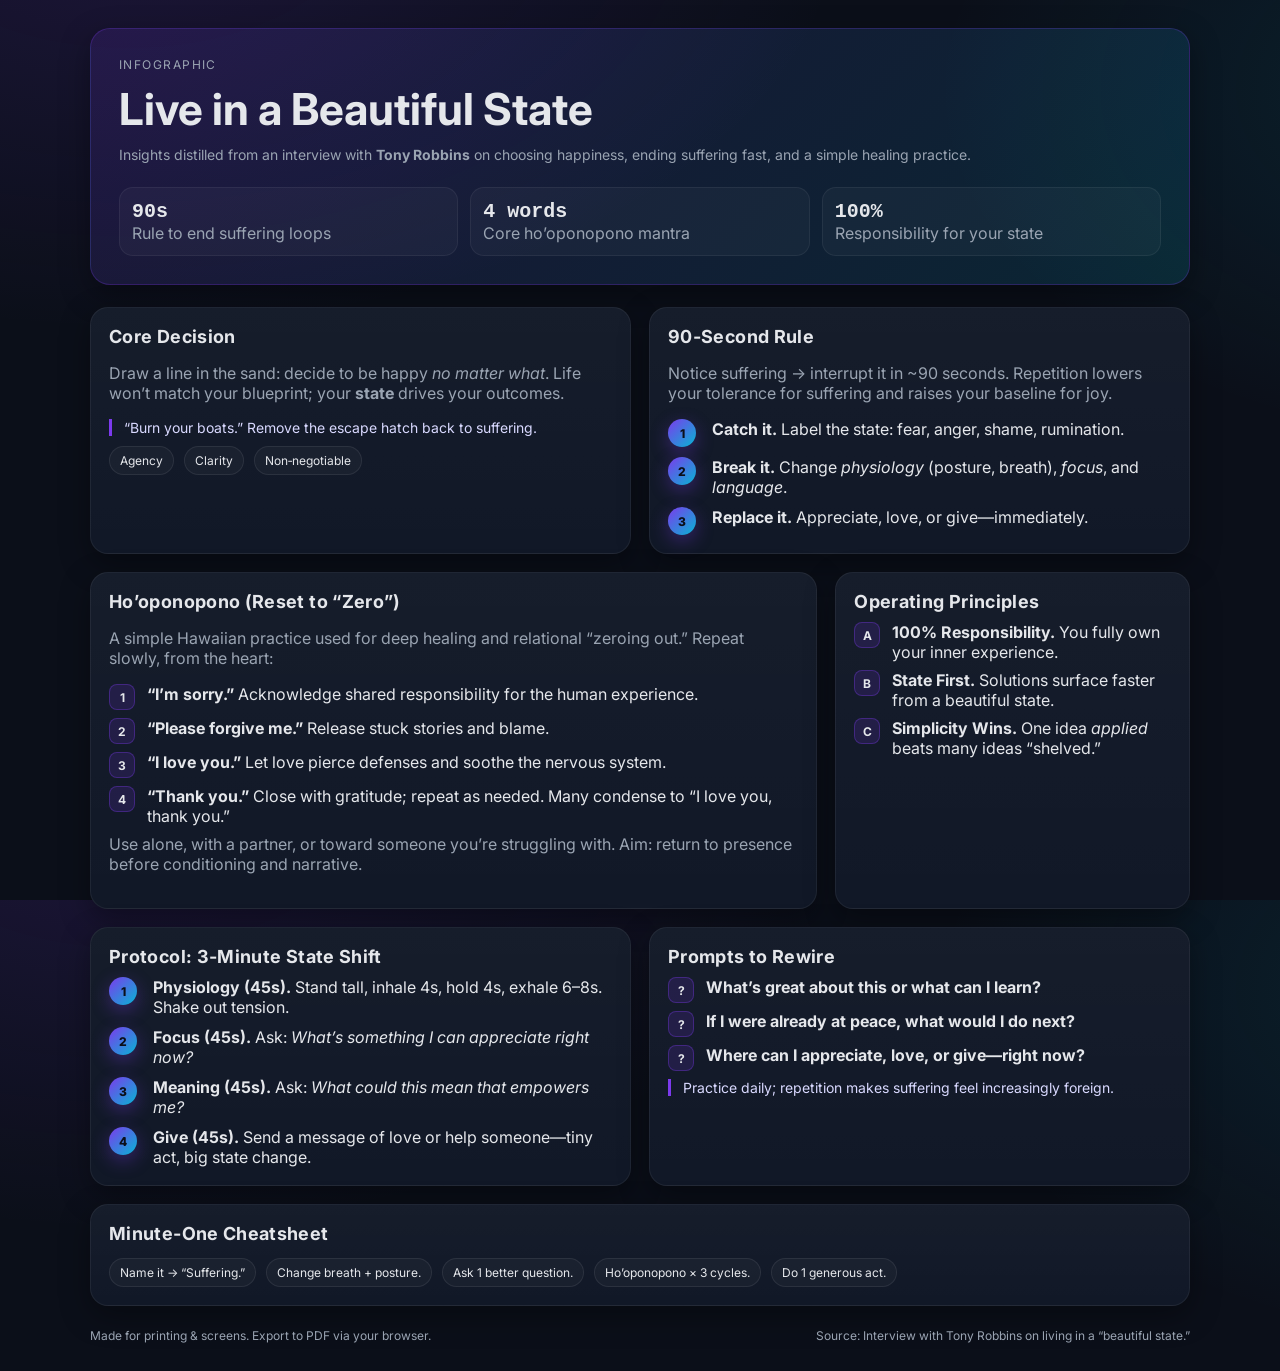
<file: tony-robbins-state/index.html>
<!DOCTYPE html>
<html lang="en">
<head>
  <meta charset="utf-8" />
  <meta name="viewport" content="width=device-width, initial-scale=1" />
  <title>Live in a Beautiful State — Infographic</title>
  <link href="https://fonts.googleapis.com/css2?family=Inter:wght@300;400;600;800&display=swap" rel="stylesheet">
  <style>
    :root {
      --bg: #0b0f19;
      --card: #111827;
      --muted: #9aa4b2;
      --text: #e5e7eb;
      --accent: #7c3aed;
      --accent-2: #06b6d4;
      --ok: #10b981;
      --warn: #f59e0b;
      --bad: #ef4444;
      --ring: rgba(124,58,237,.35);
      --shadow: 0 10px 30px rgba(0,0,0,.35);
    }
    html, body { height: 100%; }
    body {
      margin: 0; font-family: Inter, system-ui, -apple-system, Segoe UI, Roboto, "Helvetica Neue", Arial, "Noto Sans", "Apple Color Emoji", "Segoe UI Emoji";
      background: radial-gradient(1200px 700px at 10% -10%, rgba(124,58,237,.15), transparent 60%),
                  radial-gradient(1000px 600px at 120% 10%, rgba(6,182,212,.12), transparent 60%),
                  var(--bg);
      color: var(--text);
    }
    .wrap { max-width: 1100px; margin: 0 auto; padding: 28px; }
    .title {
      display: grid; gap: 14px; padding: 28px; border-radius: 20px;
      background: linear-gradient(135deg, rgba(124,58,237,.14), rgba(6,182,212,.14));
      box-shadow: var(--shadow);
      border: 1px solid rgba(124,58,237,.25);
    }
    .eyebrow { text-transform: uppercase; letter-spacing: .12em; font-size: 12px; color: var(--muted); }
    h1 { margin: 0; font-size: clamp(28px, 6vw, 44px); line-height: 1.05; }
    .subtitle { color: var(--muted); font-size: 14px; }
    .grid { display: grid; gap: 18px; grid-template-columns: repeat(12, 1fr); margin-top: 22px; }
    .card {
      grid-column: span 12;
      background: linear-gradient(180deg, rgba(255,255,255,.02), transparent), var(--card);
      border: 1px solid rgba(255,255,255,.06);
      border-radius: 18px; padding: 18px; box-shadow: var(--shadow);
    }
    @media (min-width: 800px) {
      .span-4 { grid-column: span 4; }
      .span-6 { grid-column: span 6; }
      .span-8 { grid-column: span 8; }
    }
    .card h2 { margin: 0 0 10px 0; font-size: 18px; letter-spacing: .02em; }
    .muted { color: var(--muted); }
    .kpis { display: grid; grid-template-columns: repeat(auto-fit, minmax(140px, 1fr)); gap: 12px; margin-top: 10px; }
    .kpi { background: rgba(255,255,255,.03); border: 1px solid rgba(255,255,255,.06); padding: 12px; border-radius: 14px; min-width: 0; }
    .kpi .muted { overflow-wrap: anywhere; }
    .kpi b { font-size: 20px; display: block; }

    .list { display: grid; gap: 8px; margin: 10px 0 0; }
    .li { display: grid; grid-template-columns: 28px 1fr; gap: 10px; align-items: start; }
    .badge { height: 24px; width: 24px; border-radius: 8px; display: grid; place-items: center; font-size: 12px; font-weight: 700; background: rgba(124,58,237,.15); border: 1px solid rgba(124,58,237,.35); }

    .pill { display:inline-block; padding: 6px 10px; border-radius: 999px; font-size: 12px; border: 1px solid rgba(255,255,255,.08); background: rgba(255,255,255,.03); margin: 4px 6px 0 0; }

    .quote { font-size: 14px; border-left: 3px solid var(--accent); padding-left: 12px; margin: 8px 0 0; color: #d9d9ff; }

    .flow { display: grid; gap: 10px; margin-top: 6px; }
    .step { display: grid; grid-template-columns: 34px 1fr; gap: 10px; align-items: start; }
    .step .num { height: 28px; width: 28px; border-radius: 50%; display:grid; place-items:center; font-weight: 800; font-size: 12px; color:#0b0f19; background: linear-gradient(135deg, var(--accent), var(--accent-2)); box-shadow: 0 6px 18px var(--ring); }

    .tagbar { margin-top: 6px; }

    .footer { margin-top: 22px; font-size: 12px; color: var(--muted); display:flex; justify-content: space-between; gap: 10px; flex-wrap: wrap; }
    .mono { font-family: ui-monospace, SFMono-Regular, Menlo, Monaco, Consolas, "Liberation Mono", "Courier New", monospace; }

    /* Print */
    @media print { body { background: #fff; color: #111; } .title, .card { box-shadow: none; } .title { border: 1px solid #ddd; } .card { border: 1px solid #eee; } }
  </style>
</head>
<body>
  <div class="wrap">
    <header class="title">
      <div class="eyebrow">Infographic</div>
      <h1>Live in a Beautiful State</h1>
      <div class="subtitle">Insights distilled from an interview with <strong>Tony Robbins</strong> on choosing happiness, ending suffering fast, and a simple healing practice.</div>
      <div class="kpis">
        <div class="kpi"><b class="mono">90s</b><div class="muted">Rule to end suffering loops</div></div>
        <div class="kpi"><b class="mono">4 words</b><div class="muted">Core ho’oponopono mantra</div></div>
        <div class="kpi"><b class="mono">100%</b><div class="muted">Responsibility for your state</div></div>
      </div>
    </header>

    <section class="grid">
      <article class="card span-6">
        <h2>Core Decision</h2>
        <p class="muted">Draw a line in the sand: decide to be happy <em>no matter what</em>. Life won’t match your blueprint; your <strong>state</strong> drives your outcomes.</p>
        <p class="quote">“Burn your boats.” Remove the escape hatch back to suffering.</p>
        <div class="tagbar">
          <span class="pill">Agency</span>
          <span class="pill">Clarity</span>
          <span class="pill">Non‑negotiable</span>
        </div>
      </article>

      <article class="card span-6">
        <h2>90‑Second Rule</h2>
        <p class="muted">Notice suffering → interrupt it in ~90 seconds. Repetition lowers your tolerance for suffering and raises your baseline for joy.</p>
        <div class="flow">
          <div class="step"><div class="num">1</div><div><strong>Catch it.</strong> Label the state: fear, anger, shame, rumination.</div></div>
          <div class="step"><div class="num">2</div><div><strong>Break it.</strong> Change <em>physiology</em> (posture, breath), <em>focus</em>, and <em>language</em>.</div></div>
          <div class="step"><div class="num">3</div><div><strong>Replace it.</strong> Appreciate, love, or give—immediately.</div></div>
        </div>
      </article>

      <article class="card span-8">
        <h2>Ho’oponopono (Reset to “Zero”)</h2>
        <p class="muted">A simple Hawaiian practice used for deep healing and relational “zeroing out.” Repeat slowly, from the heart:</p>
        <div class="list">
          <div class="li"><div class="badge">1</div><div><strong>“I’m sorry.”</strong> Acknowledge shared responsibility for the human experience.</div></div>
          <div class="li"><div class="badge">2</div><div><strong>“Please forgive me.”</strong> Release stuck stories and blame.</div></div>
          <div class="li"><div class="badge">3</div><div><strong>“I love you.”</strong> Let love pierce defenses and soothe the nervous system.</div></div>
          <div class="li"><div class="badge">4</div><div><strong>“Thank you.”</strong> Close with gratitude; repeat as needed. Many condense to “I love you, thank you.”</div></div>
        </div>
        <p class="muted" style="margin-top:8px">Use alone, with a partner, or toward someone you’re struggling with. Aim: return to presence before conditioning and narrative.</p>
      </article>

      <article class="card span-4">
        <h2>Operating Principles</h2>
        <div class="list">
          <div class="li"><div class="badge">A</div><div><strong>100% Responsibility.</strong> You fully own your inner experience.</div></div>
          <div class="li"><div class="badge">B</div><div><strong>State First.</strong> Solutions surface faster from a beautiful state.</div></div>
          <div class="li"><div class="badge">C</div><div><strong>Simplicity Wins.</strong> One idea <em>applied</em> beats many ideas “shelved.”</div></div>
        </div>
      </article>

      <article class="card span-6">
        <h2>Protocol: 3‑Minute State Shift</h2>
        <div class="flow">
          <div class="step"><div class="num">1</div><div><strong>Physiology (45s).</strong> Stand tall, inhale 4s, hold 4s, exhale 6–8s. Shake out tension.</div></div>
          <div class="step"><div class="num">2</div><div><strong>Focus (45s).</strong> Ask: <em>What’s something I can appreciate right now?</em></div></div>
          <div class="step"><div class="num">3</div><div><strong>Meaning (45s).</strong> Ask: <em>What could this mean that empowers me?</em></div></div>
          <div class="step"><div class="num">4</div><div><strong>Give (45s).</strong> Send a message of love or help someone—tiny act, big state change.</div></div>
        </div>
      </article>

      <article class="card span-6">
        <h2>Prompts to Rewire</h2>
        <div class="list">
          <div class="li"><div class="badge">?</div><div><strong>What’s great about this or what can I learn?</strong></div></div>
          <div class="li"><div class="badge">?</div><div><strong>If I were already at peace, what would I do next?</strong></div></div>
          <div class="li"><div class="badge">?</div><div><strong>Where can I appreciate, love, or give—right now?</strong></div></div>
        </div>
        <p class="quote">Practice daily; repetition makes suffering feel increasingly foreign.</p>
      </article>

      <article class="card span-12">
        <h2>Minute‑One Cheatsheet</h2>
        <div class="tagbar">
          <span class="pill">Name it → “Suffering.”</span>
          <span class="pill">Change breath + posture.</span>
          <span class="pill">Ask 1 better question.</span>
          <span class="pill">Ho’oponopono × 3 cycles.</span>
          <span class="pill">Do 1 generous act.</span>
        </div>
      </article>
    </section>

    <footer class="footer">
      <div>Made for printing & screens. Export to PDF via your browser.</div>
      <div>Source: Interview with Tony Robbins on living in a “beautiful state.”</div>
    </footer>
  </div>
</body>
</html>
</file>
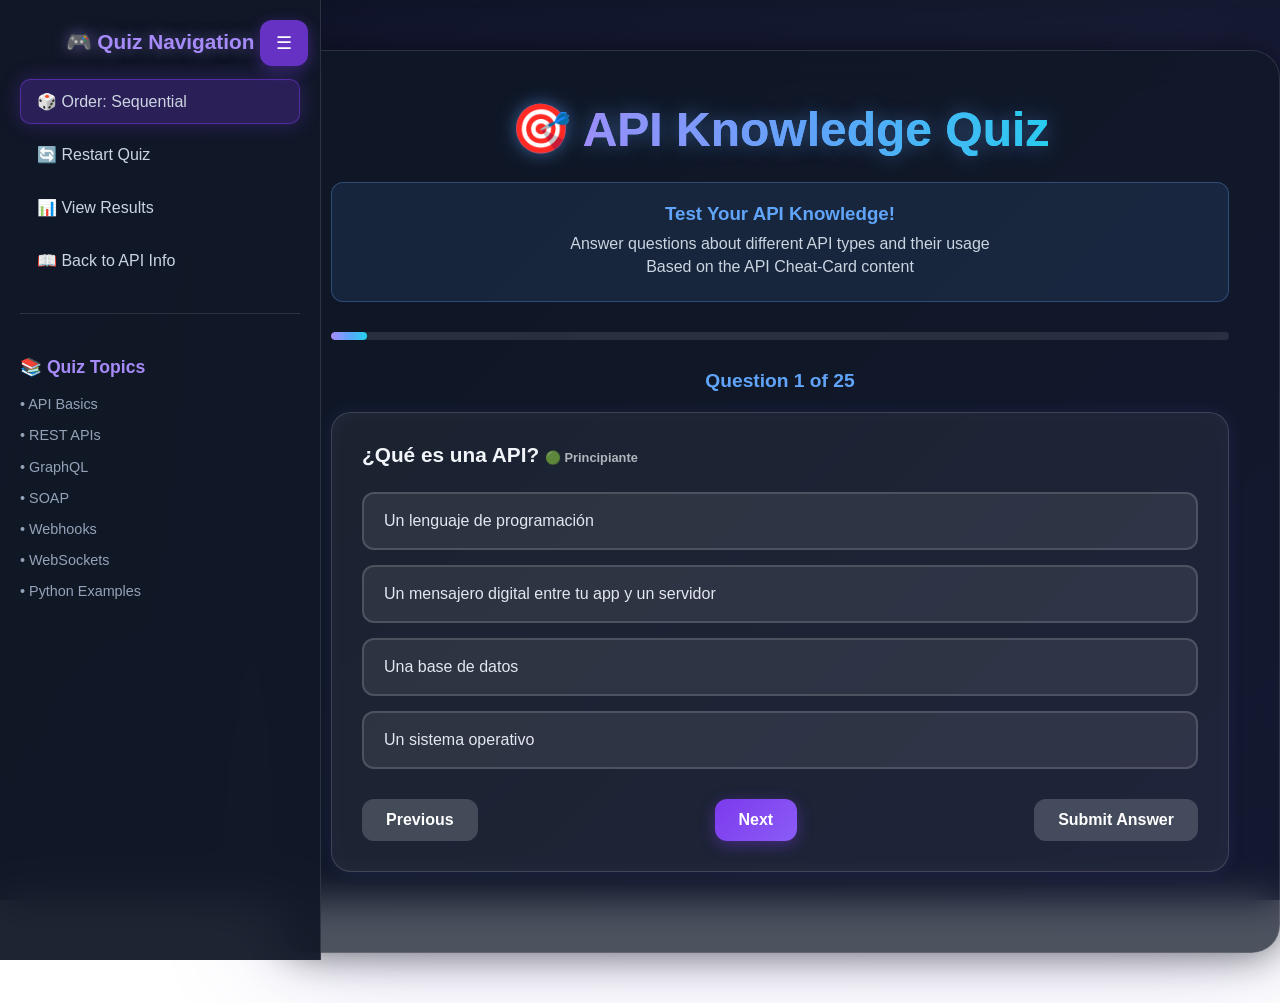
<file: API-Types/api_quiz.html>
<!DOCTYPE html>
<html lang="es">
<head>
<meta charset="UTF-8" />
<meta name="viewport" content="width=device-width, initial-scale=1.0" />
<title>API Quiz - Test Your Knowledge</title>
<!-- Centralized CSS -->
  <link rel="stylesheet" href="styles.css">
  
  <!-- Page-specific CSS -->
  <style>

  .quiz-container {
    background: rgba(255,255,255,0.05);
    padding: 30px;
    border-radius: 20px;
    border: 1px solid rgba(255,255,255,0.15);
    box-shadow: inset 0 0 25px rgba(255,255,255,0.03), 0 0 15px rgba(88,80,200,0.15);
    margin-bottom: 30px;
  }

  .question {
    font-size: 1.3rem;
    margin-bottom: 25px;
    color: #f1f5f9;
    font-weight: 600;
  }

  .options {
    display: grid;
    gap: 15px;
    margin-bottom: 30px;
  }

  .option {
    background: rgba(255,255,255,0.08);
    border: 2px solid rgba(255,255,255,0.15);
    padding: 18px 20px;
    border-radius: 12px;
    cursor: pointer;
    transition: all 0.3s ease;
    font-size: 1rem;
    color: #e2e8f0;
    position: relative;
    overflow: hidden;
  }

  .option:before {
    content: '';
    position: absolute;
    top: 0;
    left: -100%;
    width: 100%;
    height: 100%;
    background: linear-gradient(90deg, transparent, rgba(96,165,250,0.2), transparent);
    transition: left 0.5s ease;
  }

  .option:hover:before {
    left: 100%;
  }

  .option:hover {
    background: rgba(96,165,250,0.15);
    border-color: rgba(96,165,250,0.4);
    transform: translateX(5px);
    box-shadow: 0 4px 15px rgba(96,165,250,0.2);
  }

  .option.selected {
    background: rgba(124,58,237,0.25);
    border-color: rgba(124,58,237,0.5);
    box-shadow: 0 0 20px rgba(124,58,237,0.3);
  }

  .option.correct {
    background: rgba(34, 197, 94, 0.25);
    border-color: rgba(34, 197, 94, 0.5);
    box-shadow: 0 0 20px rgba(34, 197, 94, 0.3);
  }

  .option.incorrect {
    background: rgba(239, 68, 68, 0.25);
    border-color: rgba(239, 68, 68, 0.5);
    box-shadow: 0 0 20px rgba(239, 68, 68, 0.3);
  }

  .quiz-controls {
    display: flex;
    justify-content: space-between;
    align-items: center;
    margin-top: 30px;
  }

  .btn {
    background: linear-gradient(135deg, #7c3aed, #8b5cf6);
    color: white;
    border: none;
    padding: 12px 24px;
    border-radius: 12px;
    cursor: pointer;
    font-size: 1rem;
    font-weight: 600;
    transition: all 0.3s ease;
    box-shadow: 0 4px 15px rgba(124,58,237,0.4);
  }

  .btn:hover {
    transform: translateY(-2px);
    box-shadow: 0 6px 20px rgba(124,58,237,0.6);
  }

  .btn:disabled {
    background: rgba(107, 114, 128, 0.5);
    cursor: not-allowed;
    transform: none;
    box-shadow: none;
  }

  .score {
    font-size: 1.2rem;
    font-weight: 600;
    color: #60a5fa;
    text-align: center;
    margin-bottom: 20px;
  }

  .progress-bar {
    width: 100%;
    height: 8px;
    background: rgba(255,255,255,0.1);
    border-radius: 4px;
    margin-bottom: 30px;
    overflow: hidden;
  }

  .progress-fill {
    height: 100%;
    background: linear-gradient(90deg, #a78bfa, #60a5fa, #22d3ee);
    border-radius: 4px;
    transition: width 0.5s ease;
  }

  .result-container {
    text-align: center;
    padding: 40px;
    background: rgba(255,255,255,0.05);
    border-radius: 20px;
    border: 1px solid rgba(255,255,255,0.15);
    margin-top: 30px;
  }

  .result-title {
    font-size: 2rem;
    margin-bottom: 20px;
    background: linear-gradient(90deg, #a78bfa, #60a5fa, #22d3ee);
    -webkit-background-clip: text;
    background-clip: text;
    color: transparent;
  }

  .result-score {
    font-size: 3rem;
    font-weight: 700;
    margin-bottom: 20px;
    color: #60a5fa;
  }

  .result-message {
    font-size: 1.2rem;
    margin-bottom: 30px;
    color: #e2e8f0;
  }

  .hidden {
    display: none;
  }

  .fade-in {
    animation: fadeIn 0.5s ease;
  }

  @keyframes fadeIn {
    from { opacity: 0; transform: translateY(20px); }
    to { opacity: 1; transform: translateY(0); }
  }

  .quiz-info {
    background: rgba(96,165,250,0.1);
    border: 1px solid rgba(96,165,250,0.3);
    padding: 20px;
    border-radius: 12px;
    margin-bottom: 30px;
    text-align: center;
  }

  .quiz-info h3 {
    color: #60a5fa;
    margin-bottom: 10px;
  }

  .quiz-info p {
    color: #cbd5e1;
    margin: 5px 0;
  }
</style>
</head>
<body>
  <!-- Sidebar Toggle Button -->
  <button class="sidebar-toggle" onclick="toggleSidebar()">☰</button>

  <!-- Sidebar Navigation -->
  <nav class="sidebar" id="sidebar">
    <h3>🎮 Quiz Navigation</h3>
    
    <a href="#" class="nav-item" onclick="setActive(this); toggleRandomization()" id="randomize-btn">
      🎲 Order: Sequential
    </a>
    
    <a href="#" class="nav-item" onclick="setActive(this); restartQuiz()">
      🔄 Restart Quiz
    </a>
    
    <a href="#" class="nav-item" onclick="setActive(this); showResults()">
      📊 View Results
    </a>
    
    <a href="index.html" class="nav-item" onclick="setActive(this)">
      📖 Back to API Info
    </a>
    
    <div style="margin-top: 30px; padding-top: 20px; border-top: 1px solid rgba(255,255,255,0.12);">
      <h4 style="color: #a78bfa; margin-bottom: 15px; font-size: 1.1rem;">📚 Quiz Topics</h4>
      <div style="color: #94a3b8; font-size: 0.9rem; line-height: 1.6;">
        <div style="margin-bottom: 8px;">• API Basics</div>
        <div style="margin-bottom: 8px;">• REST APIs</div>
        <div style="margin-bottom: 8px;">• GraphQL</div>
        <div style="margin-bottom: 8px;">• SOAP</div>
        <div style="margin-bottom: 8px;">• Webhooks</div>
        <div style="margin-bottom: 8px;">• WebSockets</div>
        <div style="margin-bottom: 8px;">• Python Examples</div>
      </div>
    </div>
  </nav>

  <!-- Main Content -->
  <div class="main-content">
    <div class="container">
      <h1 class="quiz-title">
        <span class="quiz-title__emoji" aria-hidden="true">🎯</span>
        <span class="quiz-title__text">API Knowledge Quiz</span>
      </h1>
      
      <div class="quiz-info">
        <h3>Test Your API Knowledge!</h3>
        <p>Answer questions about different API types and their usage</p>
        <p>Based on the API Cheat-Card content</p>
      </div>

      <div id="quiz-content">
        <div class="progress-bar">
          <div class="progress-fill" id="progress-fill" style="width: 0%"></div>
        </div>
        
        <div class="score" id="score">Question 1 of 10</div>
        
        <div class="quiz-container fade-in">
          <div class="question" id="question"></div>
          <div class="options" id="options"></div>
          
          <div class="quiz-controls">
            <button class="btn" id="prev-btn" onclick="previousQuestion()" disabled>Previous</button>
            <button class="btn" id="next-btn" onclick="nextQuestion()" disabled>Next</button>
            <button class="btn" id="submit-btn" onclick="submitAnswer()">Submit Answer</button>
          </div>
        </div>
      </div>

      <div id="result-container" class="result-container hidden">
        <div class="result-title">🎉 Quiz Complete!</div>
        <div class="result-score" id="final-score"></div>
        <div class="result-message" id="result-message"></div>
        <button class="btn" onclick="restartQuiz()">Take Quiz Again</button>
        <button class="btn" onclick="window.location.href='index.html'">Back to API Info</button>
      </div>
    </div>
  </div>

  <!-- Centralized JavaScript -->
  <script src="scripts.js"></script>
  
  <!-- Page-specific JavaScript -->
  <script>
    const quizQuestions = [
      // Beginner Level - Basic Concepts
      {
        question: "¿Qué es una API?",
        options: [
          "Un lenguaje de programación",
          "Un mensajero digital entre tu app y un servidor",
          "Una base de datos",
          "Un sistema operativo"
        ],
        correct: 1,
        level: "beginner"
      },
      {
        question: "¿Cuál es la característica principal de REST APIs?",
        options: [
          "Usa XML exclusivamente",
          "URLs como /users/3, simple y universal",
          "Requiere conexión permanente",
          "Solo funciona con JavaScript"
        ],
        correct: 1,
        level: "beginner"
      },
      {
        question: "¿Qué método HTTP se usa comúnmente para obtener datos en REST?",
        options: [
          "POST",
          "PUT",
          "DELETE",
          "GET"
        ],
        correct: 3,
        level: "beginner"
      },
      {
        question: "¿Qué permite GraphQL que las otras APIs no hacen?",
        options: [
          "Conexión en tiempo real",
          "Pedir exactamente lo que necesitas en un solo endpoint",
          "Enviar eventos automáticamente",
          "Funcionar sin internet"
        ],
        correct: 1,
        level: "beginner"
      },
      {
        question: "¿Qué tipo de API usa XML y es muy formal?",
        options: [
          "REST",
          "GraphQL",
          "SOAP",
          "WebSocket"
        ],
        correct: 2,
        level: "beginner"
      },
      {
        question: "¿Cómo funcionan los Webhooks?",
        options: [
          "El cliente pide datos constantemente",
          "El servidor envía eventos cuando ocurren",
          "Usan URLs complejas",
          "Solo funcionan con Python"
        ],
        correct: 1,
        level: "beginner"
      },
      {
        question: "¿Para qué se usan principalmente los WebSockets?",
        options: [
          "Para descargar archivos grandes",
          "Para comunicación en tiempo real",
          "Para almacenar datos",
          "Para autenticación"
        ],
        correct: 1,
        level: "beginner"
      },
      
      // Intermediate Level - Technical Details
      {
        question: "¿Qué principio REST requiere que cada solicitud contenga toda la información necesaria?",
        options: [
          "Client-Server",
          "Stateless",
          "Cacheable",
          "Layered System"
        ],
        correct: 1,
        level: "intermediate"
      },
      {
        question: "¿Qué librería Python se usa comúnmente para REST APIs?",
        options: [
          "zeep",
          "websockets",
          "requests",
          "fastapi"
        ],
        correct: 2,
        level: "intermediate"
      },
      {
        question: "¿Qué librería se usa para SOAP en Python?",
        options: [
          "requests",
          "zeep",
          "websockets",
          "flask"
        ],
        correct: 1,
        level: "intermediate"
      },
      {
        question: "¿En qué escenario usarías un Webhook?",
        options: [
          "Para obtener datos de un usuario",
          "Para recibir notificaciones de pagos",
          "Para subir archivos",
          "Para hacer cálculos matemáticos"
        ],
        correct: 1,
        level: "intermediate"
      },
      {
        question: "¿Qué método HTTP se usa para crear nuevos recursos en REST?",
        options: [
          "GET",
          "POST",
          "PUT",
          "PATCH"
        ],
        correct: 1,
        level: "intermediate"
      },
      {
        question: "¿Qué es un endpoint en una API REST?",
        options: [
          "El servidor donde se ejecuta la API",
          "Una URL específica que representa un recurso",
          "El protocolo de comunicación",
          "El formato de los datos"
        ],
        correct: 1,
        level: "intermediate"
      },
      {
        question: "¿Qué significa 'stateless' en el contexto de REST?",
        options: [
          "La API no tiene estado de conexión",
          "Cada solicitud es independiente y contiene toda la información",
          "El servidor no guarda información del cliente",
          "Todas las anteriores"
        ],
        correct: 3,
        level: "intermediate"
      },
      {
        question: "¿Qué tipo de dato usa principalmente SOAP?",
        options: [
          "JSON",
          "XML",
          "CSV",
          "YAML"
        ],
        correct: 1,
        level: "intermediate"
      },
      {
        question: "¿Qué es un schema en GraphQL?",
        options: [
          "La base de datos donde se guardan los datos",
          "La definición de tipos y consultas posibles",
          "El servidor de GraphQL",
          "El cliente que consume la API"
        ],
        correct: 1,
        level: "intermediate"
      },
      
      // Advanced Level - Complex Concepts
      {
        question: "¿Qué es HATEOAS en REST?",
        options: [
          "Un protocolo de autenticación",
          "Hypermedia as the Engine of Application State",
          "Un formato de datos",
          "Un tipo de base de datos"
        ],
        correct: 1,
        level: "advanced"
      },
      {
        question: "¿Qué diferencia principal hay entre PUT y PATCH en REST?",
        options: [
          "PUT usa JSON y PATCH usa XML",
          "PUT reemplaza completamente, PATCH modifica parcialmente",
          "PATCH es más rápido que PUT",
          "No hay diferencia, son sinónimos"
        ],
        correct: 1,
        level: "advanced"
      },
      {
        question: "¿Qué es un WebSocket handshake?",
        options: [
          "El protocolo de actualización de HTTP a WebSocket",
          "Un tipo de autenticación",
          "El formato de los mensajes",
          "Un error de conexión"
        ],
        correct: 0,
        level: "advanced"
      },
      {
        question: "¿Qué significa 'idempotent' en relación a métodos HTTP?",
        options: [
          "Que puede ejecutarse múltiples veces con el mismo resultado",
          "Que funciona sin conexión",
          "Que es seguro para datos sensibles",
          "Que requiere autenticación"
        ],
        correct: 0,
        level: "advanced"
      },
      {
        question: "¿Qué es un resolvers en GraphQL?",
        options: [
          "Los clientes que consumen la API",
          "Funciones que proporcionan los datos para cada campo",
          "El servidor de base de datos",
          "Los tipos de datos definidos"
        ],
        correct: 1,
        level: "advanced"
      },
      {
        question: "¿Qué protocolo usan los WebSockets por defecto?",
        options: [
          "HTTP",
          "HTTPS",
          "WS (WebSocket) y WSS (WebSocket Secure)",
          "FTP"
        ],
        correct: 2,
        level: "advanced"
      },
      {
        question: "¿Qué es un payload en el contexto de APIs?",
        options: [
          "El servidor de la API",
          "Los datos transportados en una solicitud o respuesta",
          "La autenticación de la API",
          "La velocidad de respuesta"
        ],
        correct: 1,
        level: "advanced"
      },
      {
        question: "¿Qué significa CORS en el contexto de APIs web?",
        options: [
          "Cross-Origin Resource Sharing",
          "Centralized Online Request System",
          "Client-Oriented Response Service",
          "Cache Optimization Resource System"
        ],
        correct: 0,
        level: "advanced"
      },
      {
        question: "¿Qué es un middleware en el contexto de APIs?",
        options: [
          "Un tipo de base de datos",
          "Software que se ejecuta entre el cliente y el servidor",
          "Un protocolo de comunicación",
          "Un formato de respuesta"
        ],
        correct: 1,
        level: "advanced"
      }
    ];

    let currentQuestion = 0;
    let score = 0;
    let answers = [];
    let selectedOption = null;
    let isRandomized = false;
    let originalQuestions = [...quizQuestions];

    // Sound effects system
    class SoundEffects {
      constructor() {
        this.audioContext = null;
        this.enabled = true;
        this.initAudio();
      }

      initAudio() {
        try {
          window.AudioContext = window.AudioContext || window.webkitAudioContext;
          this.audioContext = new AudioContext();
        } catch (e) {
          console.log('Web Audio API not supported');
          this.enabled = false;
        }
      }

      playSound(frequency, duration, type = 'sine') {
        if (!this.enabled || !this.audioContext) return;

        const oscillator = this.audioContext.createOscillator();
        const gainNode = this.audioContext.createGain();

        oscillator.connect(gainNode);
        gainNode.connect(this.audioContext.destination);

        oscillator.frequency.value = frequency;
        oscillator.type = type;

        gainNode.gain.setValueAtTime(0.3, this.audioContext.currentTime);
        gainNode.gain.exponentialRampToValueAtTime(0.01, this.audioContext.currentTime + duration);

        oscillator.start(this.audioContext.currentTime);
        oscillator.stop(this.audioContext.currentTime + duration);
      }

      playCorrect() {
        this.playSound(523.25, 0.1); // C5
        setTimeout(() => this.playSound(659.25, 0.1), 100); // E5
        setTimeout(() => this.playSound(783.99, 0.1), 200); // G5
      }

      playIncorrect() {
        this.playSound(220, 0.2, 'sawtooth'); // A3
        setTimeout(() => this.playSound(165, 0.3, 'sawtooth'), 200); // E3
      }

      playClick() {
        this.playSound(440, 0.05); // A4
      }

      playNext() {
        this.playSound(523.25, 0.1); // C5
        setTimeout(() => this.playSound(587.33, 0.1), 50); // D5
      }

      playComplete() {
        this.playSound(523.25, 0.1); // C5
        setTimeout(() => this.playSound(659.25, 0.1), 100); // E5
        setTimeout(() => this.playSound(783.99, 0.1), 200); // G5
        setTimeout(() => this.playSound(1046.50, 0.2), 300); // C6
      }
    }

    const sounds = new SoundEffects();

    function shuffleArray(array) {
      const shuffled = [...array];
      for (let i = shuffled.length - 1; i > 0; i--) {
        const j = Math.floor(Math.random() * (i + 1));
        [shuffled[i], shuffled[j]] = [shuffled[j], shuffled[i]];
      }
      return shuffled;
    }

    function toggleRandomization() {
      isRandomized = !isRandomized;
      if (isRandomized) {
        quizQuestions = shuffleArray(originalQuestions);
        document.getElementById('randomize-btn').innerHTML = '🎲 Order: Random';
      } else {
        quizQuestions = [...originalQuestions];
        document.getElementById('randomize-btn').innerHTML = '🎲 Order: Sequential';
      }
      restartQuiz();
      sounds.playClick();
    }

    function loadQuestion() {
      const question = quizQuestions[currentQuestion];
      document.getElementById('question').textContent = question.question;
      
      // Add level indicator
      const levelText = question.level === 'beginner' ? '🟢 Principiante' :
                       question.level === 'intermediate' ? '🟡 Intermedio' : '🔴 Avanzado';
      document.getElementById('question').innerHTML += ` <span style="font-size: 0.8rem; opacity: 0.7;">${levelText}</span>`;
      
      const optionsContainer = document.getElementById('options');
      optionsContainer.innerHTML = '';
      
      question.options.forEach((option, index) => {
        const optionDiv = document.createElement('div');
        optionDiv.className = 'option';
        optionDiv.textContent = option;
        optionDiv.onclick = () => selectOption(index);
        optionsContainer.appendChild(optionDiv);
      });
      
      updateScore();
      updateButtons();
      updateProgress();
      
      // Reset selected option
      selectedOption = null;
      document.getElementById('submit-btn').disabled = true;
      
      // Add fade-in animation
      document.querySelector('.quiz-container').classList.add('fade-in');
    }

    function selectOption(index) {
      sounds.playClick();
      
      // Remove previous selection
      document.querySelectorAll('.option').forEach(option => {
        option.classList.remove('selected');
      });
      
      // Add selection to clicked option
      document.querySelectorAll('.option')[index].classList.add('selected');
      selectedOption = index;
      document.getElementById('submit-btn').disabled = false;
    }

    function submitAnswer() {
      if (selectedOption === null) return;
      
      const question = quizQuestions[currentQuestion];
      const options = document.querySelectorAll('.option');
      
      // Show correct/incorrect
      const isCorrect = selectedOption === question.correct;
      options[selectedOption].classList.add(isCorrect ? 'correct' : 'incorrect');
      
      if (isCorrect) {
        score++;
        sounds.playCorrect();
      } else {
        sounds.playIncorrect();
        // Show the correct answer
        options[question.correct].classList.add('correct');
      }
      
      answers[currentQuestion] = selectedOption;
      
      // Disable options and submit button
      options.forEach(option => {
        option.style.pointerEvents = 'none';
      });
      document.getElementById('submit-btn').disabled = true;
      
      // Enable next button or show results
      if (currentQuestion < quizQuestions.length - 1) {
        setTimeout(() => {
          document.getElementById('next-btn').disabled = false;
        }, 500);
      } else {
        setTimeout(showResults, 1500);
      }
    }

    function nextQuestion() {
      if (currentQuestion < quizQuestions.length - 1) {
        currentQuestion++;
        loadQuestion();
      }
    }

    function previousQuestion() {
      if (currentQuestion > 0) {
        currentQuestion--;
        loadQuestion();
        sounds.playClick();
      }
    }

    function updateScore() {
      document.getElementById('score').textContent = `Question ${currentQuestion + 1} of ${quizQuestions.length}`;
    }

    function updateButtons() {
      document.getElementById('prev-btn').disabled = currentQuestion === 0;
      document.getElementById('next-btn').disabled = currentQuestion === quizQuestions.length - 1;
    }

    function updateProgress() {
      const progress = ((currentQuestion + 1) / quizQuestions.length) * 100;
      document.getElementById('progress-fill').style.width = progress + '%';
    }

    function showResults() {
      sounds.playComplete();
      const percentage = Math.round((score / quizQuestions.length) * 100);
      document.getElementById('quiz-content').classList.add('hidden');
      document.getElementById('result-container').classList.remove('hidden');
      document.getElementById('final-score').textContent = `${score}/${quizQuestions.length}`;
      
      // Disable all quiz control buttons when showing results
      document.getElementById('prev-btn').disabled = true;
      document.getElementById('next-btn').disabled = true;
      document.getElementById('submit-btn').disabled = true;
      
      let message = '';
      if (percentage >= 90) {
        message = '🏆 Excellent! You\'re an API expert!';
      } else if (percentage >= 70) {
        message = '🎉 Great job! You know your APIs well!';
      } else if (percentage >= 50) {
        message = '👍 Good effort! Keep learning about APIs!';
      } else {
        message = '📚 Keep studying! APIs are powerful tools!';
      }
      
      document.getElementById('result-message').textContent = message;
    }

    function restartQuiz() {
      currentQuestion = 0;
      score = 0;
      answers = [];
      selectedOption = null;
      
      document.getElementById('quiz-content').classList.remove('hidden');
      document.getElementById('result-container').classList.add('hidden');
      
      sounds.playClick();
      loadQuestion();
    }

    // Initialize quiz
    document.addEventListener('DOMContentLoaded', () => {
      loadQuestion();
    });
  </script>
</body>
</html>
</file>
<file: API-Types/styles.css>
/* Sidebar Styles */
.sidebar {
  position: fixed;
  top: 0;
  left: 0;
  width: 280px;
  height: 100vh;
  background: rgba(17, 25, 40, 0.95);
  backdrop-filter: blur(20px);
  border-right: 1px solid rgba(255,255,255,0.12);
  padding: 30px 20px;
  overflow-y: auto;
  z-index: 1000;
  transition: transform 0.3s ease;
}

.sidebar-toggle {
  position: fixed;
  top: 20px;
  left: 20px;
  z-index: 1001;
  background: rgba(124,58,237,0.8);
  border: none;
  color: white;
  padding: 12px 16px;
  border-radius: 12px;
  cursor: pointer;
  font-size: 18px;
  transition: all 0.3s ease;
  box-shadow: 0 4px 15px rgba(124,58,237,0.4);
}

/* Reposition toggle button when sidebar is open */
.sidebar-toggle.sidebar-open {
  left: 260px;
}

/* Mobile responsive toggle button positioning */
@media (max-width: 768px) {
  .sidebar-toggle.sidebar-open {
    left: 230px;
  }
}

.sidebar-toggle:hover {
  background: rgba(124,58,237,1);
  transform: scale(1.05);
  box-shadow: 0 6px 20px rgba(124,58,237,0.6);
}

.sidebar h3 {
  color: #a78bfa;
  font-size: 1.3rem;
  margin-bottom: 25px;
  text-align: center;
  text-shadow: 0 0 15px rgba(167,139,250,0.5);
}

.nav-item {
  display: block;
  padding: 12px 16px;
  margin-bottom: 8px;
  color: #cbd5e1;
  text-decoration: none;
  border-radius: 10px;
  transition: all 0.3s ease;
  border: 1px solid transparent;
  position: relative;
  overflow: hidden;
}

.nav-item:before {
  content: '';
  position: absolute;
  top: 0;
  left: -100%;
  width: 100%;
  height: 100%;
  background: linear-gradient(90deg, transparent, rgba(96,165,250,0.2), transparent);
  transition: left 0.5s ease;
}

.nav-item:hover:before {
  left: 100%;
}

.nav-item:hover {
  background: rgba(96,165,250,0.15);
  border-color: rgba(96,165,250,0.3);
  transform: translateX(5px);
  box-shadow: 0 4px 15px rgba(96,165,250,0.2);
}

.nav-item.active {
  background: rgba(124,58,237,0.25);
  border-color: rgba(124,58,237,0.5);
  box-shadow: 0 0 20px rgba(124,58,237,0.3);
}

.nav-subitem {
  display: block;
  padding: 8px 16px 8px 30px;
  margin-bottom: 4px;
  color: #94a3b8;
  text-decoration: none;
  border-radius: 8px;
  transition: all 0.3s ease;
  font-size: 0.9rem;
}

.nav-subitem:hover {
  background: rgba(96,165,250,0.1);
  color: #e2e8f0;
  transform: translateX(3px);
}

.nav-subitem.active {
  background: rgba(124,58,237,0.25);
  border-color: rgba(124,58,237,0.5);
  box-shadow: 0 0 20px rgba(124,58,237,0.3);
}

/* Main content adjustment */
.main-content {
  margin-left: 280px;
  transition: margin-left 0.3s ease;
}

/* Mobile responsive */
.sidebar.hidden {
  transform: translateX(-100%);
}

.main-content.full-width {
  margin-left: 0;
}

@media (max-width: 768px) {
  .sidebar {
    width: 250px;
  }
  .main-content {
    margin-left: 0;
  }
  .sidebar.hidden {
    transform: translateX(-100%);
  }
}

/* Common Body and Container Styles */
body {
  font-family: 'Inter', 'Poppins', sans-serif;
  margin: 0;
  padding: 0;
  background: linear-gradient(135deg, #0a0f1f, #111827, #1e1b4b);
  color: #e5e7eb;
  background-attachment: fixed;
}

.container {
  max-width: 950px;
  margin: 50px auto;
  background: rgba(17, 25, 40, 0.75);
  padding: 50px;
  border-radius: 28px;
  box-shadow: 0 0 40px rgba(0,0,0,0.6), 0 0 120px rgba(88,80,200,0.25);
  border: 1px solid rgba(255,255,255,0.12);
  backdrop-filter: blur(18px);
}

/* Common Heading Styles */
h1, h2, h3 {
  font-family: 'Inter', sans-serif;
  text-align: center;
  margin-top: 0;
  color: #f1f5f9;
}

h1 {
  font-size: 3rem;
  font-weight: 700;
  background: linear-gradient(90deg, #a78bfa, #60a5fa, #22d3ee);
  -webkit-background-clip: text;
  background-clip: text;
  color: transparent;
  text-shadow: 0 0 20px rgba(96,165,250,0.45);
  margin-bottom: 25px;
}

.quiz-title {
  display: inline-flex;
  align-items: center;
  justify-content: center;
  gap: 0.75rem;
  flex-wrap: wrap;
  width: 100%;
}

.quiz-title__emoji {
  background: none;
  color: #e0f2fe;
  font-size: clamp(2.2rem, 4vw, 3rem);
  text-shadow: 0 0 18px rgba(96,165,250,0.55);
}

.quiz-title__text {
  background: linear-gradient(90deg, #a78bfa, #60a5fa, #22d3ee);
  -webkit-background-clip: text;
  background-clip: text;
  color: transparent;
}

h2 {
  font-size: 1.7rem;
  color: #cbd5e1;
  text-align: center;
  margin-bottom: 20px;
  text-shadow: 0 0 10px rgba(255,255,255,0.18);
  border-bottom: 1px solid rgba(255,255,255,0.18);
  padding-bottom: 8px;
  margin-bottom: 25px;
}

/* Common API Box Styles */
.api-box {
  background: rgba(255,255,255,0.05);
  padding: 24px;
  border-radius: 16px;
  margin-bottom: 22px;
  border: 1px solid rgba(255,255,255,0.15);
  box-shadow: inset 0 0 25px rgba(255,255,255,0.03), 0 0 15px rgba(88,80,200,0.15);
  transition: transform 0.35s ease, box-shadow 0.35s ease;
}

.api-box:hover {
  transform: rotateX(7deg) rotateY(-7deg) scale(1.04);
  box-shadow: 0 0 25px rgba(124,58,237,0.45), 0 0 55px rgba(56,189,248,0.45);
}

/* Common Code Styles */
pre {
  background: #0f172a;
  color: #e2e8f0;
  padding: 18px;
  border-radius: 14px;
  overflow-x: auto;
  font-size: 0.9rem;
  border: 1px solid rgba(255,255,255,0.10);
  box-shadow: 0 0 18px rgba(59,130,246,0.25);
}

code {
  font-family: 'JetBrains Mono', monospace;
}

/* Common List Styles */
ul li {
  margin: 6px 0;
  padding-left: 10px;
  border-left: 3px solid #60a5fa;
}

/* Common Animation */
.container {
  animation: fadeIn 0.8s ease;
}

@keyframes fadeIn {
  from { opacity: 0; transform: translateY(20px); }
  to { opacity: 1; transform: translateY(0); }
}

/* Common Button Styles */
.btn {
  background: linear-gradient(135deg, #7c3aed, #8b5cf6);
  color: white;
  border: none;
  padding: 12px 24px;
  border-radius: 12px;
  cursor: pointer;
  font-size: 1rem;
  font-weight: 600;
  transition: all 0.3s ease;
  box-shadow: 0 4px 15px rgba(124,58,237,0.4);
  text-decoration: none;
  display: inline-block;
}

.btn:hover {
  transform: translateY(-2px);
  box-shadow: 0 6px 20px rgba(124,58,237,0.6);
}

.btn:disabled {
  background: rgba(107, 114, 128, 0.5);
  cursor: not-allowed;
  transform: none;
  box-shadow: none;
}
</file>
